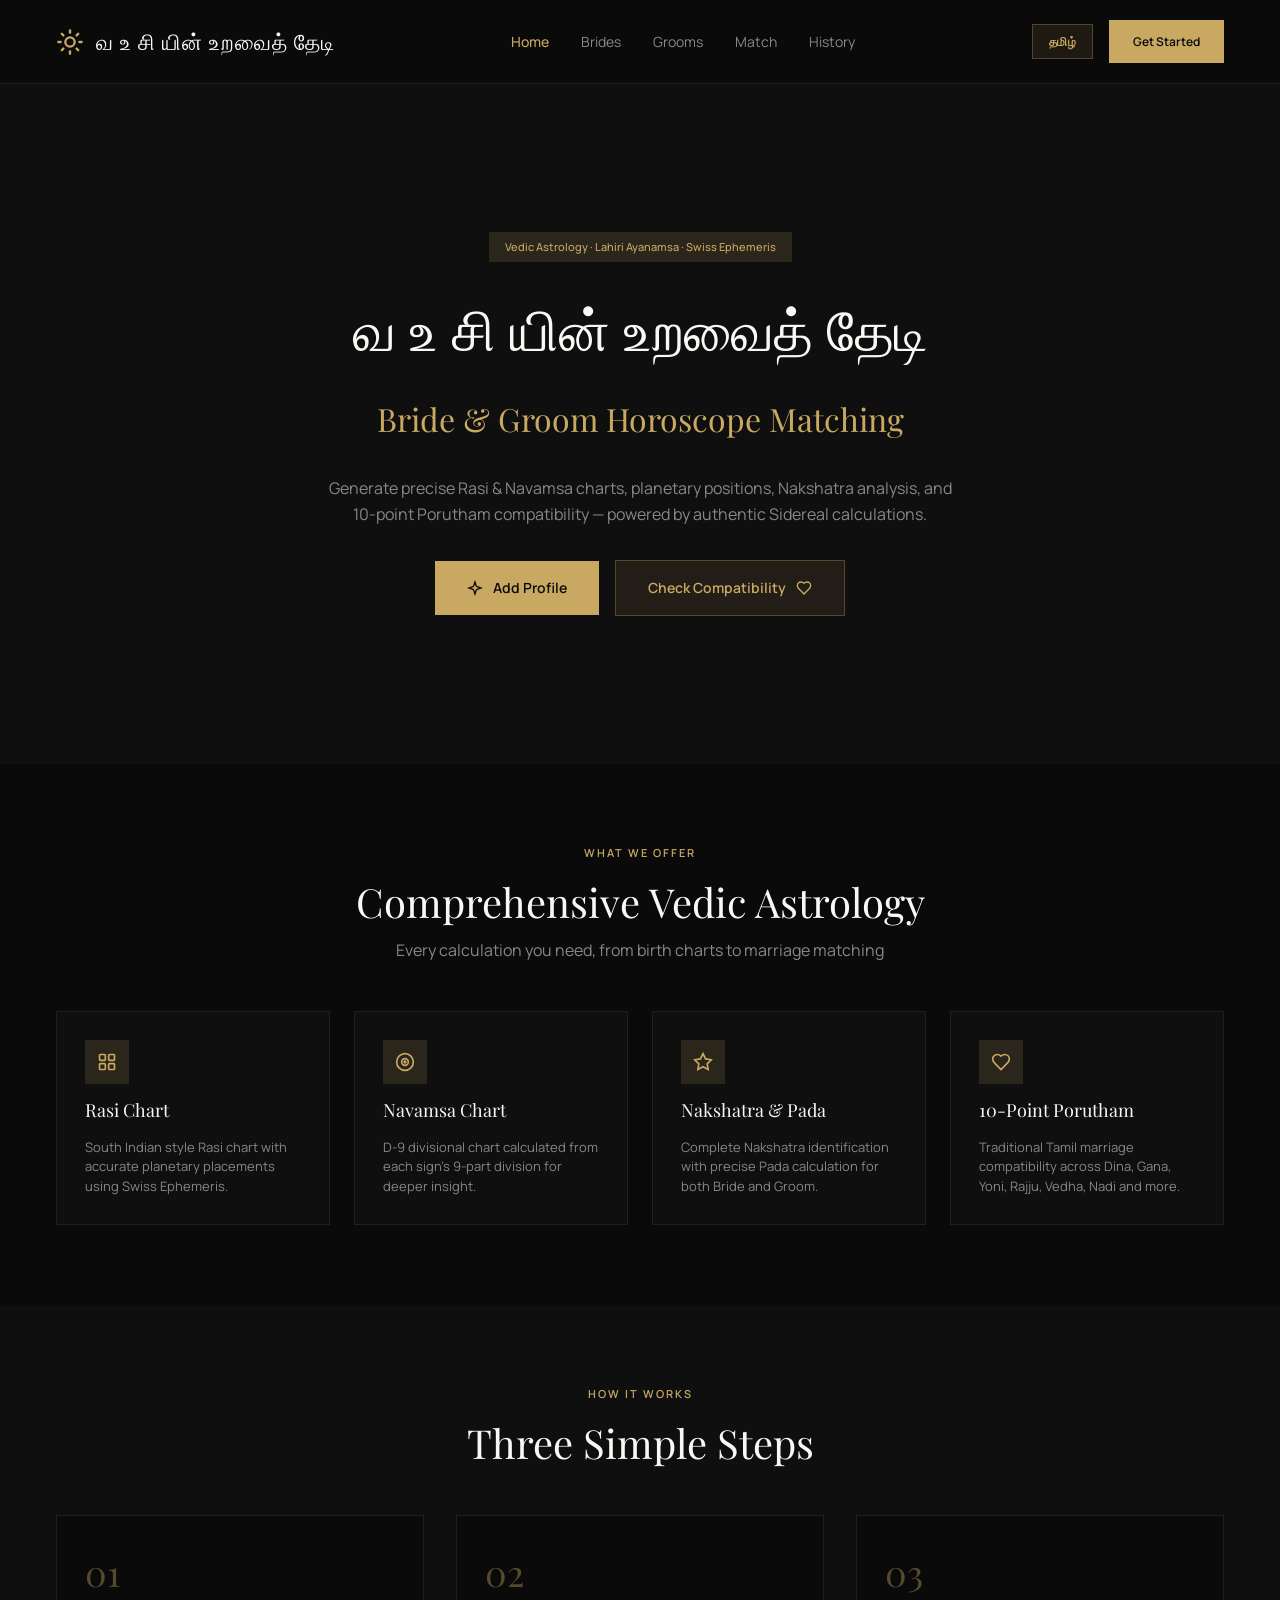
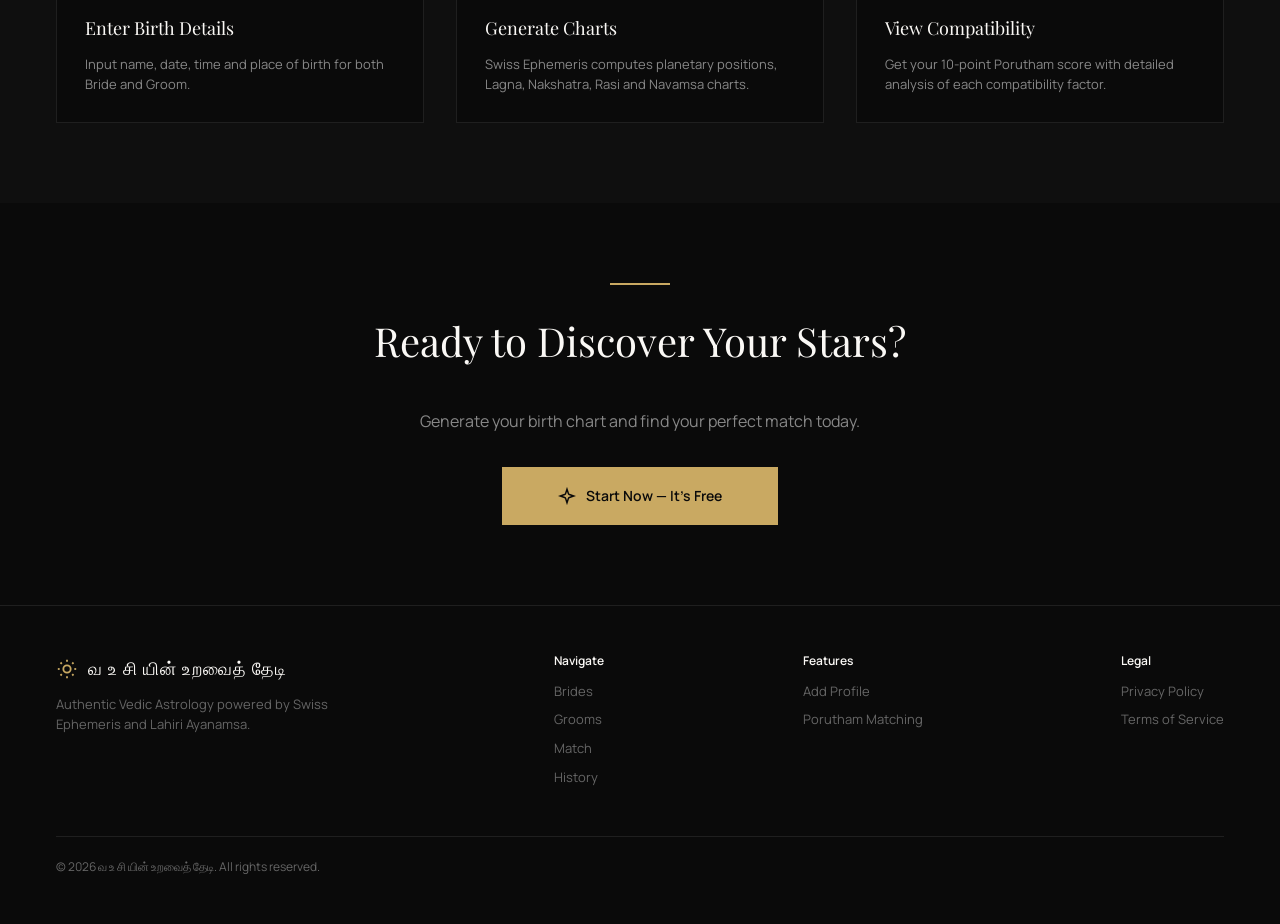
<file: frontend/index.html>
<!DOCTYPE html>
<html lang="en">
<head>
    <meta charset="UTF-8">
    <meta name="viewport" content="width=device-width, initial-scale=1.0">
    <meta name="description" content="வ உ சி யின் உறவைத் தேடி — Generate Rasi, Navamsa charts and 10-point Porutham matching using Lahiri Ayanamsa and Swiss Ephemeris.">
    <title>வ உ சி யின் உறவைத் தேடி — Vedic Astrology Birth Chart Generator</title>
    <link rel="stylesheet" href="css/style.css">
    <link rel="icon" href="data:image/svg+xml,<svg xmlns='http://www.w3.org/2000/svg' viewBox='0 0 100 100'><text y='.9em' font-size='90'>✦</text></svg>">
</head>
<body>

<!-- Navbar -->
<nav class="navbar" id="navbar">
    <a href="index.html" class="navbar__logo">
        <svg class="navbar__logo-icon" xmlns="http://www.w3.org/2000/svg" width="28" height="28" viewBox="0 0 24 24" fill="none" stroke="currentColor" stroke-width="2" stroke-linecap="round" stroke-linejoin="round"><circle cx="12" cy="12" r="4"/><path d="M12 2v2"/><path d="M12 20v2"/><path d="m4.93 4.93 1.41 1.41"/><path d="m17.66 17.66 1.41 1.41"/><path d="M2 12h2"/><path d="M20 12h2"/><path d="m6.34 17.66-1.41 1.41"/><path d="m19.07 4.93-1.41 1.41"/></svg>
        <span class="navbar__logo-text">வ உ சி யின் உறவைத் தேடி</span>
    </a>
    <ul class="navbar__links" id="navLinks">
        <li><a href="index.html" class="navbar__link navbar__link--active">Home</a></li>
        <li><a href="brides.html" class="navbar__link">Brides</a></li>
        <li><a href="grooms.html" class="navbar__link">Grooms</a></li>
        <li><a href="match.html" class="navbar__link">Match</a></li>
        <li><a href="history.html" class="navbar__link">History</a></li>
    </ul>
    <div class="navbar__right">
        <button class="lang-toggle" id="langToggle" onclick="toggleLanguage()">தமிழ்</button>
        <a href="form.html?type=bride" class="navbar__cta">Get Started</a>
    </div>
    <button class="navbar__hamburger" id="hamburger" onclick="document.getElementById('navLinks').classList.toggle('active')">
        <span></span><span></span><span></span>
    </button>
</nav>

<!-- Hero Section -->
<section class="hero" id="hero">
    <div class="hero__bg" style="background-image: url('https://images.unsplash.com/photo-1534447677768-be436bb09401?w=1920&q=80'); opacity: 0.25;"></div>
    <div class="hero__overlay"></div>
    <div class="hero__content">
        <span class="hero__badge" data-i18n="hero_badge">
            Vedic Astrology · Lahiri Ayanamsa · Swiss Ephemeris
        </span>
        <h1 class="hero__title" data-i18n="hero_title">வ உ சி யின் உறவைத் தேடி</h1>
        <p class="hero__subtitle" data-i18n="hero_subtitle">Bride &amp; Groom Horoscope Matching</p>
        <p class="hero__desc" data-i18n="hero_desc">Generate precise Rasi &amp; Navamsa charts, planetary positions, Nakshatra analysis, and 10-point Porutham compatibility — powered by authentic Sidereal calculations.</p>
        <div class="hero__ctas">
            <a href="form.html?type=bride" class="btn btn--primary">
                <svg width="16" height="16" viewBox="0 0 24 24" fill="none" stroke="currentColor" stroke-width="2"><path d="m12 3-1.912 5.813a2 2 0 0 1-1.275 1.275L3 12l5.813 1.912a2 2 0 0 1 1.275 1.275L12 21l1.912-5.813a2 2 0 0 1 1.275-1.275L21 12l-5.813-1.912a2 2 0 0 1-1.275-1.275L12 3Z"/></svg>
                <span>Add Profile</span>
            </a>
            <a href="match.html" class="btn btn--secondary">
                <span>Check Compatibility</span>
                <svg width="16" height="16" viewBox="0 0 24 24" fill="none" stroke="currentColor" stroke-width="2"><path d="M19 14c1.49-1.46 3-3.21 3-5.5A5.5 5.5 0 0 0 16.5 3c-1.76 0-3 .5-4.5 2-1.5-1.5-2.74-2-4.5-2A5.5 5.5 0 0 0 2 8.5c0 2.3 1.5 4.05 3 5.5l7 7Z"/></svg>
            </a>
        </div>
    </div>
</section>

<!-- Features Section -->
<section class="section section--alt">
    <div class="section__header">
        <div class="section__label" data-i18n="feat_label">WHAT WE OFFER</div>
        <h2 class="section__title" data-i18n="feat_title">Comprehensive Vedic Astrology</h2>
        <p class="section__subtitle" data-i18n="feat_subtitle">Every calculation you need, from birth charts to marriage matching</p>
    </div>
    <div class="features-grid">
        <div class="feature-card">
            <div class="feature-card__icon">
                <svg width="20" height="20" viewBox="0 0 24 24" fill="none" stroke="currentColor" stroke-width="2"><rect width="7" height="7" x="3" y="3" rx="1"/><rect width="7" height="7" x="14" y="3" rx="1"/><rect width="7" height="7" x="14" y="14" rx="1"/><rect width="7" height="7" x="3" y="14" rx="1"/></svg>
            </div>
            <h3 class="feature-card__title" data-i18n="feat_rasi_title">Rasi Chart</h3>
            <p class="feature-card__desc" data-i18n="feat_rasi_desc">South Indian style Rasi chart with accurate planetary placements using Swiss Ephemeris.</p>
        </div>
        <div class="feature-card">
            <div class="feature-card__icon">
                <svg width="20" height="20" viewBox="0 0 24 24" fill="none" stroke="currentColor" stroke-width="2"><circle cx="12" cy="12" r="10"/><circle cx="12" cy="12" r="4"/><circle cx="12" cy="12" r="1"/></svg>
            </div>
            <h3 class="feature-card__title" data-i18n="feat_navamsa_title">Navamsa Chart</h3>
            <p class="feature-card__desc" data-i18n="feat_navamsa_desc">D-9 divisional chart calculated from each sign's 9-part division for deeper insight.</p>
        </div>
        <div class="feature-card">
            <div class="feature-card__icon">
                <svg width="20" height="20" viewBox="0 0 24 24" fill="none" stroke="currentColor" stroke-width="2"><polygon points="12 2 15.09 8.26 22 9.27 17 14.14 18.18 21.02 12 17.77 5.82 21.02 7 14.14 2 9.27 8.91 8.26 12 2"/></svg>
            </div>
            <h3 class="feature-card__title" data-i18n="feat_nakshatra_title">Nakshatra &amp; Pada</h3>
            <p class="feature-card__desc" data-i18n="feat_nakshatra_desc">Complete Nakshatra identification with precise Pada calculation for both Bride and Groom.</p>
        </div>
        <div class="feature-card">
            <div class="feature-card__icon">
                <svg width="20" height="20" viewBox="0 0 24 24" fill="none" stroke="currentColor" stroke-width="2"><path d="M19 14c1.49-1.46 3-3.21 3-5.5A5.5 5.5 0 0 0 16.5 3c-1.76 0-3 .5-4.5 2-1.5-1.5-2.74-2-4.5-2A5.5 5.5 0 0 0 2 8.5c0 2.3 1.5 4.05 3 5.5l7 7Z"/></svg>
            </div>
            <h3 class="feature-card__title" data-i18n="feat_porutham_title">10-Point Porutham</h3>
            <p class="feature-card__desc" data-i18n="feat_porutham_desc">Traditional Tamil marriage compatibility across Dina, Gana, Yoni, Rajju, Vedha, Nadi and more.</p>
        </div>
    </div>
</section>

<!-- How It Works -->
<section class="section">
    <div class="section__header">
        <div class="section__label" data-i18n="steps_label">HOW IT WORKS</div>
        <h2 class="section__title" data-i18n="steps_title">Three Simple Steps</h2>
    </div>
    <div class="steps-row">
        <div class="step-card">
            <div class="step-card__number">01</div>
            <h3 class="step-card__title" data-i18n="step1_title">Enter Birth Details</h3>
            <p class="step-card__desc" data-i18n="step1_desc">Input name, date, time and place of birth for both Bride and Groom.</p>
        </div>
        <div class="step-card">
            <div class="step-card__number">02</div>
            <h3 class="step-card__title" data-i18n="step2_title">Generate Charts</h3>
            <p class="step-card__desc" data-i18n="step2_desc">Swiss Ephemeris computes planetary positions, Lagna, Nakshatra, Rasi and Navamsa charts.</p>
        </div>
        <div class="step-card">
            <div class="step-card__number">03</div>
            <h3 class="step-card__title" data-i18n="step3_title">View Compatibility</h3>
            <p class="step-card__desc" data-i18n="step3_desc">Get your 10-point Porutham score with detailed analysis of each compatibility factor.</p>
        </div>
    </div>
</section>

<!-- CTA Section -->
<section class="section section--alt cta-section">
    <div class="cta-section__divider"></div>
    <h2 class="section__title" data-i18n="cta_title">Ready to Discover Your Stars?</h2>
    <p class="section__subtitle" data-i18n="cta_subtitle">Generate your birth chart and find your perfect match today.</p>
    <a href="form.html?type=bride" class="btn btn--primary btn--large">
        <svg width="18" height="18" viewBox="0 0 24 24" fill="none" stroke="currentColor" stroke-width="2"><path d="m12 3-1.912 5.813a2 2 0 0 1-1.275 1.275L3 12l5.813 1.912a2 2 0 0 1 1.275 1.275L12 21l1.912-5.813a2 2 0 0 1 1.275-1.275L21 12l-5.813-1.912a2 2 0 0 1-1.275-1.275L12 3Z"/></svg>
        <span>Start Now — It's Free</span>
    </a>
</section>

<!-- Footer -->
<footer class="footer">
    <div class="footer__top">
        <div class="footer__brand">
            <div class="footer__logo">
                <svg width="22" height="22" viewBox="0 0 24 24" fill="none" stroke="#C9A962" stroke-width="2"><circle cx="12" cy="12" r="4"/><path d="M12 2v2"/><path d="M12 20v2"/><path d="m4.93 4.93 1.41 1.41"/><path d="m17.66 17.66 1.41 1.41"/><path d="M2 12h2"/><path d="M20 12h2"/><path d="m6.34 17.66-1.41 1.41"/><path d="m19.07 4.93-1.41 1.41"/></svg>
                <span class="navbar__logo-text" style="font-size: 18px;">வ உ சி யின் உறவைத் தேடி</span>
            </div>
            <p class="footer__tagline">Authentic Vedic Astrology powered by Swiss Ephemeris and Lahiri Ayanamsa.</p>
        </div>
        <div class="footer__links-group">
            <h4>Navigate</h4>
            <a href="brides.html">Brides</a>
            <a href="grooms.html">Grooms</a>
            <a href="match.html">Match</a>
            <a href="history.html">History</a>
        </div>
        <div class="footer__links-group">
            <h4>Features</h4>
            <a href="form.html?type=bride">Add Profile</a>
            <a href="match.html">Porutham Matching</a>
        </div>
        <div class="footer__links-group">
            <h4>Legal</h4>
            <a href="#">Privacy Policy</a>
            <a href="#">Terms of Service</a>
        </div>
    </div>
    <div class="footer__divider"></div>
    <div class="footer__bottom" data-i18n="footer_copy">© 2026 வ உ சி யின் உறவைத் தேடி. All rights reserved.</div>
</footer>

<script src="js/translations.js"></script>
<script>document.addEventListener('DOMContentLoaded', initLanguage);</script>
</body>
</html>
</file>
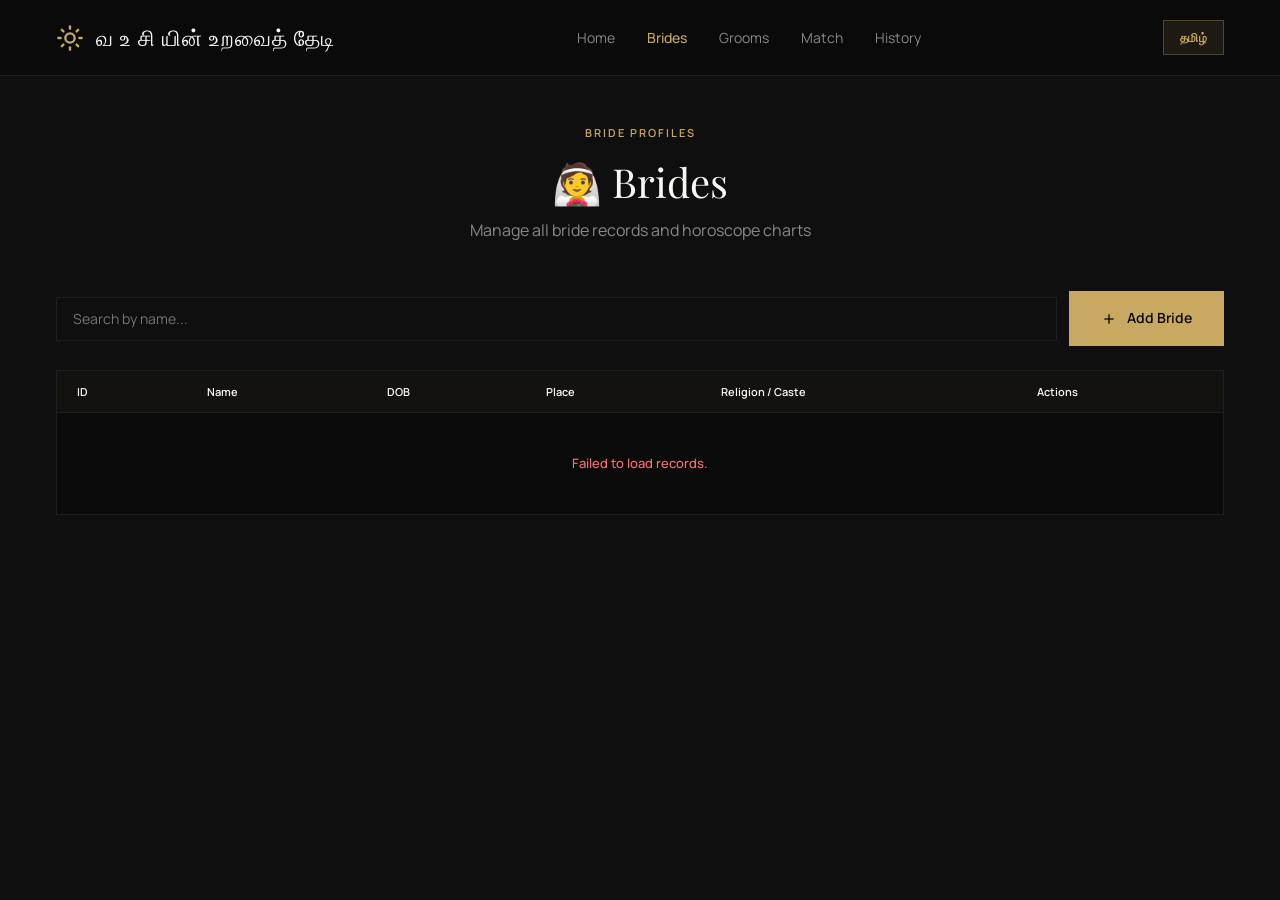
<file: frontend/brides.html>
<!DOCTYPE html>
<html lang="en">
<head>
    <meta charset="UTF-8">
    <meta name="viewport" content="width=device-width, initial-scale=1.0">
    <meta name="description" content="Manage bride profiles — view, edit, and delete bride records.">
    <title>Brides — வ உ சி யின் உறவைத் தேடி</title>
    <link rel="stylesheet" href="css/style.css">
    <link rel="icon" href="data:image/svg+xml,<svg xmlns='http://www.w3.org/2000/svg' viewBox='0 0 100 100'><text y='.9em' font-size='90'>✦</text></svg>">
</head>
<body>

    <!-- Navbar -->
    <nav class="navbar">
        <a href="index.html" class="navbar__logo">
            <svg class="navbar__logo-icon" xmlns="http://www.w3.org/2000/svg" width="28" height="28" viewBox="0 0 24 24"
                fill="none" stroke="currentColor" stroke-width="2" stroke-linecap="round" stroke-linejoin="round">
                <circle cx="12" cy="12" r="4" />
                <path d="M12 2v2" /><path d="M12 20v2" />
                <path d="m4.93 4.93 1.41 1.41" /><path d="m17.66 17.66 1.41 1.41" />
                <path d="M2 12h2" /><path d="M20 12h2" />
                <path d="m6.34 17.66-1.41 1.41" /><path d="m19.07 4.93-1.41 1.41" />
            </svg>
            <span class="navbar__logo-text">வ உ சி யின் உறவைத் தேடி</span>
        </a>
        <ul class="navbar__links" id="navLinks">
            <li><a href="index.html" class="navbar__link">Home</a></li>
            <li><a href="brides.html" class="navbar__link navbar__link--active">Brides</a></li>
            <li><a href="grooms.html" class="navbar__link">Grooms</a></li>
            <li><a href="match.html" class="navbar__link">Match</a></li>
            <li><a href="history.html" class="navbar__link">History</a></li>
        </ul>
        <div class="navbar__right">
            <button class="lang-toggle" id="langToggle" onclick="toggleLanguage()">தமிழ்</button>
        </div>
        <button class="navbar__hamburger" onclick="document.getElementById('navLinks').classList.toggle('active')">
            <span></span><span></span><span></span>
        </button>
    </nav>

    <!-- Page Header -->
    <div class="page-header">
        <div class="section__label">BRIDE PROFILES</div>
        <h1 class="section__title" style="margin-top: 12px;">👰 Brides</h1>
        <p class="section__subtitle" style="margin-top: 8px;">Manage all bride records and horoscope charts</p>
    </div>

    <!-- Search + Add -->
    <div class="search-bar">
        <input type="text" id="brideSearch" placeholder="Search by name..." oninput="searchBrides()">
        <a href="form.html?type=bride" class="btn btn--primary">
            <svg width="16" height="16" viewBox="0 0 24 24" fill="none" stroke="currentColor" stroke-width="2">
                <line x1="12" y1="5" x2="12" y2="19" /><line x1="5" y1="12" x2="19" y2="12" />
            </svg>
            Add Bride
        </a>
    </div>

    <!-- Table -->
    <div class="planet-section">
        <table class="planet-table">
            <thead>
                <tr>
                    <th>ID</th>
                    <th>Name</th>
                    <th>DOB</th>
                    <th>Place</th>
                    <th>Religion / Caste</th>
                    <th>Actions</th>
                </tr>
            </thead>
            <tbody id="bridesTableBody">
                <tr>
                    <td colspan="6" style="text-align:center; padding:40px;">Loading records...</td>
                </tr>
            </tbody>
        </table>
    </div>

    <!-- Delete Confirmation Modal -->
    <div class="modal-overlay" id="deleteModal">
        <div class="modal">
            <h3 class="modal__title">Delete Profile?</h3>
            <p class="modal__desc" id="deleteModalDesc">Are you sure you want to delete this profile? This action cannot be undone.</p>
            <div class="modal__actions">
                <button class="btn btn--secondary btn--sm" onclick="closeDeleteModal()">Cancel</button>
                <button class="btn btn--danger btn--sm" id="confirmDeleteBtn" onclick="confirmDelete()">Delete</button>
            </div>
        </div>
    </div>

    <script src="js/translations.js"></script>
    <script src="js/app.js"></script>
    <script>
        document.addEventListener('DOMContentLoaded', function () {
            initLanguage();
            loadBridesList();
        });
    </script>
</body>
</html>
</file>
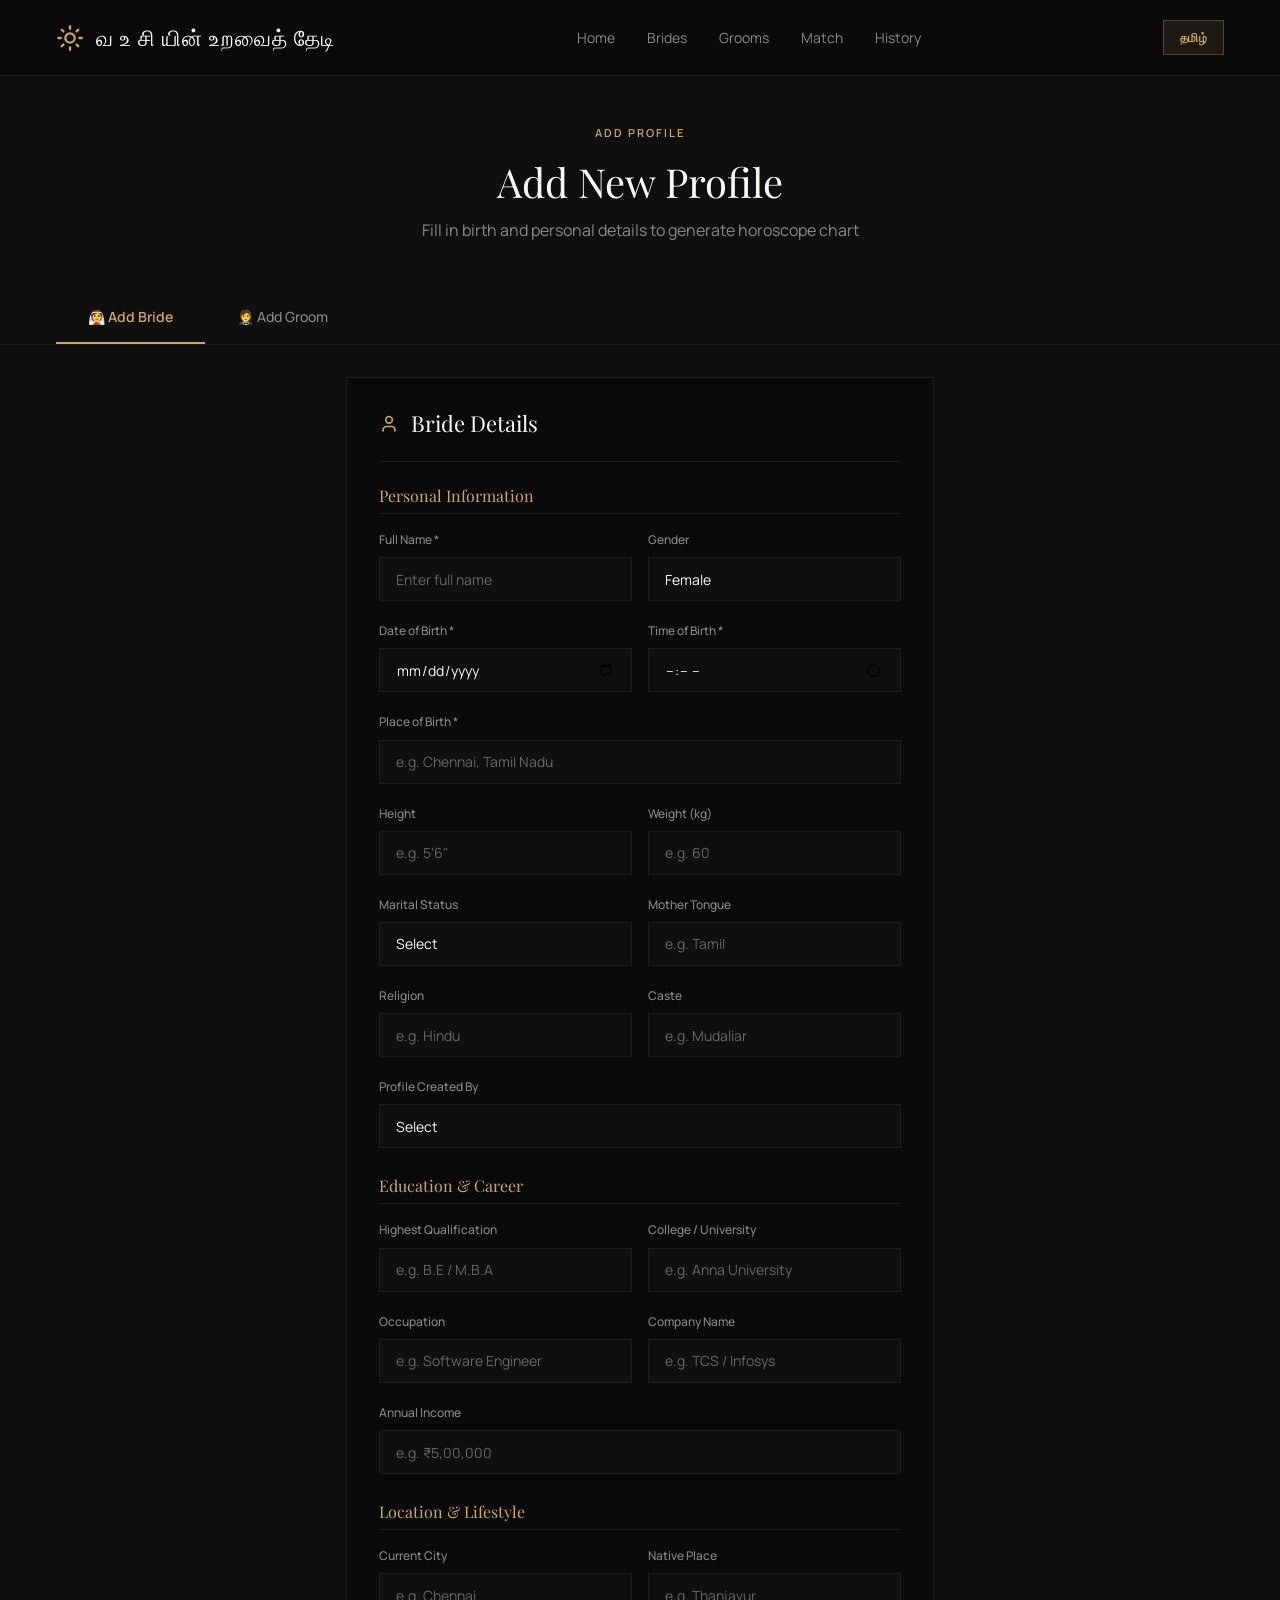
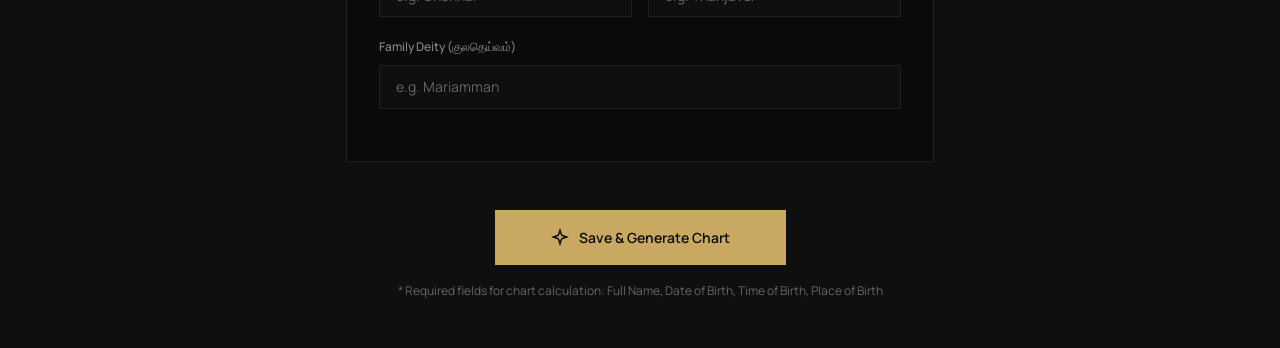
<file: frontend/form.html>
<!DOCTYPE html>
<html lang="en">

<head>
    <meta charset="UTF-8">
    <meta name="viewport" content="width=device-width, initial-scale=1.0">
    <meta name="description" content="Add or edit Bride / Groom profile with birth details for horoscope generation.">
    <title>Add Profile — வ உ சி யின் உறவைத் தேடி</title>
    <link rel="stylesheet" href="css/style.css">
    <link rel="icon"
        href="data:image/svg+xml,<svg xmlns='http://www.w3.org/2000/svg' viewBox='0 0 100 100'><text y='.9em' font-size='90'>✦</text></svg>">
</head>

<body>

    <!-- Navbar -->
    <nav class="navbar">
        <a href="index.html" class="navbar__logo">
            <svg class="navbar__logo-icon" xmlns="http://www.w3.org/2000/svg" width="28" height="28" viewBox="0 0 24 24"
                fill="none" stroke="currentColor" stroke-width="2" stroke-linecap="round" stroke-linejoin="round">
                <circle cx="12" cy="12" r="4" />
                <path d="M12 2v2" /><path d="M12 20v2" />
                <path d="m4.93 4.93 1.41 1.41" /><path d="m17.66 17.66 1.41 1.41" />
                <path d="M2 12h2" /><path d="M20 12h2" />
                <path d="m6.34 17.66-1.41 1.41" /><path d="m19.07 4.93-1.41 1.41" />
            </svg>
            <span class="navbar__logo-text">வ உ சி யின் உறவைத் தேடி</span>
        </a>
        <ul class="navbar__links" id="navLinks">
            <li><a href="index.html" class="navbar__link">Home</a></li>
            <li><a href="brides.html" class="navbar__link">Brides</a></li>
            <li><a href="grooms.html" class="navbar__link">Grooms</a></li>
            <li><a href="match.html" class="navbar__link">Match</a></li>
            <li><a href="history.html" class="navbar__link">History</a></li>
        </ul>
        <div class="navbar__right">
            <button class="lang-toggle" id="langToggle" onclick="toggleLanguage()">தமிழ்</button>
        </div>
        <button class="navbar__hamburger" onclick="document.getElementById('navLinks').classList.toggle('active')">
            <span></span><span></span><span></span>
        </button>
    </nav>

    <!-- Page Header -->
    <div class="page-header">
        <div class="section__label" id="formLabel">ADD PROFILE</div>
        <h1 class="section__title" id="formTitle" style="margin-top: 12px;">Add New Profile</h1>
        <p class="section__subtitle" id="formSubtitle" style="margin-top: 8px;">Fill in birth and personal details to generate horoscope chart</p>
    </div>

    <!-- Tabs -->
    <div class="tabs" id="profileTabs">
        <button class="tab-btn tab-btn--active" id="tabBride" onclick="switchTab('bride')">👰 Add Bride</button>
        <button class="tab-btn" id="tabGroom" onclick="switchTab('groom')">🤵 Add Groom</button>
    </div>

    <!-- Messages -->
    <div class="error-msg" id="errorMsg"></div>
    <div class="success-msg" id="successMsg"></div>

    <!-- Form -->
    <form id="profileForm" onsubmit="return false;">
        <input type="hidden" id="profileType" value="bride">
        <input type="hidden" id="editId" value="">

        <div class="form-single">
            <div class="form-card">
                <div class="form-card__header">
                    <svg width="20" height="20" viewBox="0 0 24 24" fill="none" stroke="currentColor" stroke-width="2">
                        <path d="M19 21v-2a4 4 0 0 0-4-4H9a4 4 0 0 0-4 4v2" />
                        <circle cx="12" cy="7" r="4" />
                    </svg>
                    <h2 class="form-card__title" id="formCardTitle">Bride Details</h2>
                </div>

                <!-- Personal Information -->
                <h3 class="form-section-title">Personal Information</h3>

                <div class="form-row">
                    <div class="form-group">
                        <label for="fullName">Full Name *</label>
                        <input type="text" id="fullName" placeholder="Enter full name" required>
                    </div>
                    <div class="form-group">
                        <label for="gender">Gender</label>
                        <select id="gender">
                            <option value="">Select Gender</option>
                            <option value="Female">Female</option>
                            <option value="Male">Male</option>
                            <option value="Other">Other</option>
                        </select>
                    </div>
                </div>

                <div class="form-row">
                    <div class="form-group">
                        <label for="dob">Date of Birth *</label>
                        <input type="date" id="dob" required>
                    </div>
                    <div class="form-group">
                        <label for="birthTime">Time of Birth *</label>
                        <input type="time" id="birthTime" required>
                    </div>
                </div>

                <div class="form-group">
                    <label for="birthPlace">Place of Birth *</label>
                    <input type="text" id="birthPlace" placeholder="e.g. Chennai, Tamil Nadu" required>
                </div>

                <div class="form-row">
                    <div class="form-group">
                        <label for="height">Height</label>
                        <input type="text" id="height" placeholder="e.g. 5'6&quot;">
                    </div>
                    <div class="form-group">
                        <label for="weight">Weight (kg)</label>
                        <input type="text" id="weight" placeholder="e.g. 60">
                    </div>
                </div>

                <div class="form-row">
                    <div class="form-group">
                        <label for="maritalStatus">Marital Status</label>
                        <select id="maritalStatus">
                            <option value="">Select</option>
                            <option value="Never Married">Never Married</option>
                            <option value="Divorced">Divorced</option>
                            <option value="Widowed">Widowed</option>
                            <option value="Separated">Separated</option>
                        </select>
                    </div>
                    <div class="form-group">
                        <label for="motherTongue">Mother Tongue</label>
                        <input type="text" id="motherTongue" placeholder="e.g. Tamil">
                    </div>
                </div>

                <div class="form-row">
                    <div class="form-group">
                        <label for="religion">Religion</label>
                        <input type="text" id="religion" placeholder="e.g. Hindu">
                    </div>
                    <div class="form-group">
                        <label for="caste">Caste</label>
                        <input type="text" id="caste" placeholder="e.g. Mudaliar">
                    </div>
                </div>

                <div class="form-group">
                    <label for="profileCreatedBy">Profile Created By</label>
                    <select id="profileCreatedBy">
                        <option value="">Select</option>
                        <option value="Self">Self</option>
                        <option value="Parent">Parent</option>
                        <option value="Sibling">Sibling</option>
                        <option value="Relative">Relative</option>
                        <option value="Friend">Friend</option>
                    </select>
                </div>

                <!-- Education & Career -->
                <h3 class="form-section-title">Education &amp; Career</h3>

                <div class="form-row">
                    <div class="form-group">
                        <label for="highestQualification">Highest Qualification</label>
                        <input type="text" id="highestQualification" placeholder="e.g. B.E / M.B.A">
                    </div>
                    <div class="form-group">
                        <label for="collegeUniversity">College / University</label>
                        <input type="text" id="collegeUniversity" placeholder="e.g. Anna University">
                    </div>
                </div>

                <div class="form-row">
                    <div class="form-group">
                        <label for="occupation">Occupation</label>
                        <input type="text" id="occupation" placeholder="e.g. Software Engineer">
                    </div>
                    <div class="form-group">
                        <label for="companyName">Company Name</label>
                        <input type="text" id="companyName" placeholder="e.g. TCS / Infosys">
                    </div>
                </div>

                <div class="form-group">
                    <label for="annualIncome">Annual Income</label>
                    <input type="text" id="annualIncome" placeholder="e.g. ₹5,00,000">
                </div>

                <!-- Location & Lifestyle -->
                <h3 class="form-section-title">Location &amp; Lifestyle</h3>

                <div class="form-row">
                    <div class="form-group">
                        <label for="currentCity">Current City</label>
                        <input type="text" id="currentCity" placeholder="e.g. Chennai">
                    </div>
                    <div class="form-group">
                        <label for="nativePlace">Native Place</label>
                        <input type="text" id="nativePlace" placeholder="e.g. Thanjavur">
                    </div>
                </div>

                <div class="form-group">
                    <label for="familyDeity">Family Deity (குலதெய்வம்)</label>
                    <input type="text" id="familyDeity" placeholder="e.g. Mariamman">
                </div>
            </div>
        </div>

        <!-- Submit -->
        <div class="submit-area">
            <button type="button" id="submitBtn" class="btn btn--primary btn--large" onclick="submitProfile()">
                <svg width="18" height="18" viewBox="0 0 24 24" fill="none" stroke="currentColor" stroke-width="2">
                    <path d="m12 3-1.912 5.813a2 2 0 0 1-1.275 1.275L3 12l5.813 1.912a2 2 0 0 1 1.275 1.275L12 21l1.912-5.813a2 2 0 0 1 1.275-1.275L21 12l-5.813-1.912a2 2 0 0 1-1.275-1.275L12 3Z" />
                </svg>
                <span id="submitBtnText">Save &amp; Generate Chart</span>
            </button>
            <p class="submit-area__note">* Required fields for chart calculation: Full Name, Date of Birth, Time of Birth, Place of Birth</p>
        </div>
    </form>

    <!-- Loading -->
    <div class="loading" id="loading">
        <div class="spinner"></div>
        <p class="loading__text">Saving profile and computing birth chart...</p>
    </div>

    <script src="js/translations.js"></script>
    <script src="js/app.js"></script>
    <script>
        document.addEventListener('DOMContentLoaded', function () {
            initLanguage();
            initFormPage();
        });
    </script>
</body>

</html>
</file>
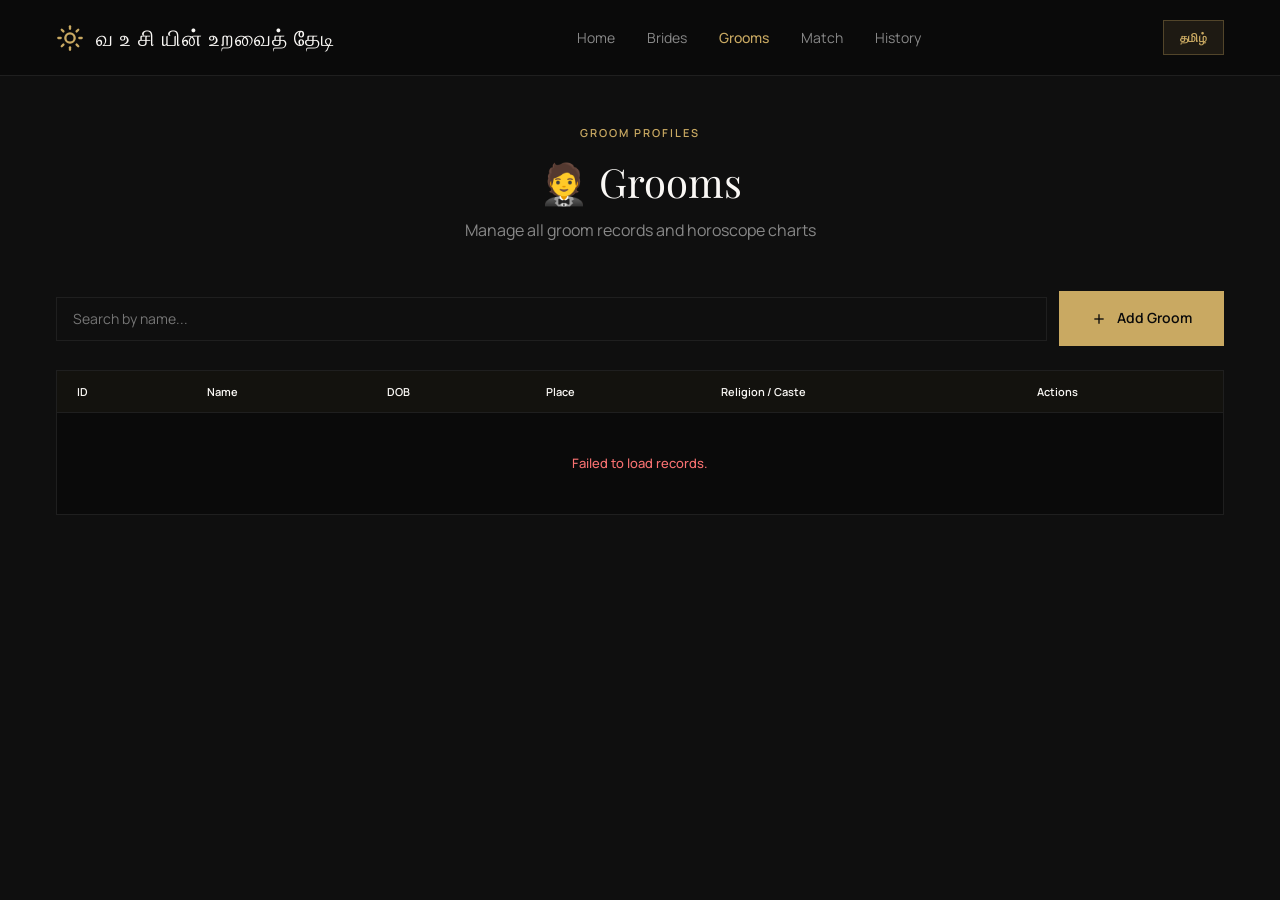
<file: frontend/grooms.html>
<!DOCTYPE html>
<html lang="en">
<head>
    <meta charset="UTF-8">
    <meta name="viewport" content="width=device-width, initial-scale=1.0">
    <meta name="description" content="Manage groom profiles — view, edit, and delete groom records.">
    <title>Grooms — வ உ சி யின் உறவைத் தேடி</title>
    <link rel="stylesheet" href="css/style.css">
    <link rel="icon" href="data:image/svg+xml,<svg xmlns='http://www.w3.org/2000/svg' viewBox='0 0 100 100'><text y='.9em' font-size='90'>✦</text></svg>">
</head>
<body>

    <!-- Navbar -->
    <nav class="navbar">
        <a href="index.html" class="navbar__logo">
            <svg class="navbar__logo-icon" xmlns="http://www.w3.org/2000/svg" width="28" height="28" viewBox="0 0 24 24"
                fill="none" stroke="currentColor" stroke-width="2" stroke-linecap="round" stroke-linejoin="round">
                <circle cx="12" cy="12" r="4" />
                <path d="M12 2v2" /><path d="M12 20v2" />
                <path d="m4.93 4.93 1.41 1.41" /><path d="m17.66 17.66 1.41 1.41" />
                <path d="M2 12h2" /><path d="M20 12h2" />
                <path d="m6.34 17.66-1.41 1.41" /><path d="m19.07 4.93-1.41 1.41" />
            </svg>
            <span class="navbar__logo-text">வ உ சி யின் உறவைத் தேடி</span>
        </a>
        <ul class="navbar__links" id="navLinks">
            <li><a href="index.html" class="navbar__link">Home</a></li>
            <li><a href="brides.html" class="navbar__link">Brides</a></li>
            <li><a href="grooms.html" class="navbar__link navbar__link--active">Grooms</a></li>
            <li><a href="match.html" class="navbar__link">Match</a></li>
            <li><a href="history.html" class="navbar__link">History</a></li>
        </ul>
        <div class="navbar__right">
            <button class="lang-toggle" id="langToggle" onclick="toggleLanguage()">தமிழ்</button>
        </div>
        <button class="navbar__hamburger" onclick="document.getElementById('navLinks').classList.toggle('active')">
            <span></span><span></span><span></span>
        </button>
    </nav>

    <!-- Page Header -->
    <div class="page-header">
        <div class="section__label">GROOM PROFILES</div>
        <h1 class="section__title" style="margin-top: 12px;">🤵 Grooms</h1>
        <p class="section__subtitle" style="margin-top: 8px;">Manage all groom records and horoscope charts</p>
    </div>

    <!-- Search + Add -->
    <div class="search-bar">
        <input type="text" id="groomSearch" placeholder="Search by name..." oninput="searchGrooms()">
        <a href="form.html?type=groom" class="btn btn--primary">
            <svg width="16" height="16" viewBox="0 0 24 24" fill="none" stroke="currentColor" stroke-width="2">
                <line x1="12" y1="5" x2="12" y2="19" /><line x1="5" y1="12" x2="19" y2="12" />
            </svg>
            Add Groom
        </a>
    </div>

    <!-- Table -->
    <div class="planet-section">
        <table class="planet-table">
            <thead>
                <tr>
                    <th>ID</th>
                    <th>Name</th>
                    <th>DOB</th>
                    <th>Place</th>
                    <th>Religion / Caste</th>
                    <th>Actions</th>
                </tr>
            </thead>
            <tbody id="groomsTableBody">
                <tr>
                    <td colspan="6" style="text-align:center; padding:40px;">Loading records...</td>
                </tr>
            </tbody>
        </table>
    </div>

    <!-- Delete Confirmation Modal -->
    <div class="modal-overlay" id="deleteModal">
        <div class="modal">
            <h3 class="modal__title">Delete Profile?</h3>
            <p class="modal__desc" id="deleteModalDesc">Are you sure you want to delete this profile? This action cannot be undone.</p>
            <div class="modal__actions">
                <button class="btn btn--secondary btn--sm" onclick="closeDeleteModal()">Cancel</button>
                <button class="btn btn--danger btn--sm" id="confirmDeleteBtn" onclick="confirmDelete()">Delete</button>
            </div>
        </div>
    </div>

    <script src="js/translations.js"></script>
    <script src="js/app.js"></script>
    <script>
        document.addEventListener('DOMContentLoaded', function () {
            initLanguage();
            loadGroomsList();
        });
    </script>
</body>
</html>
</file>
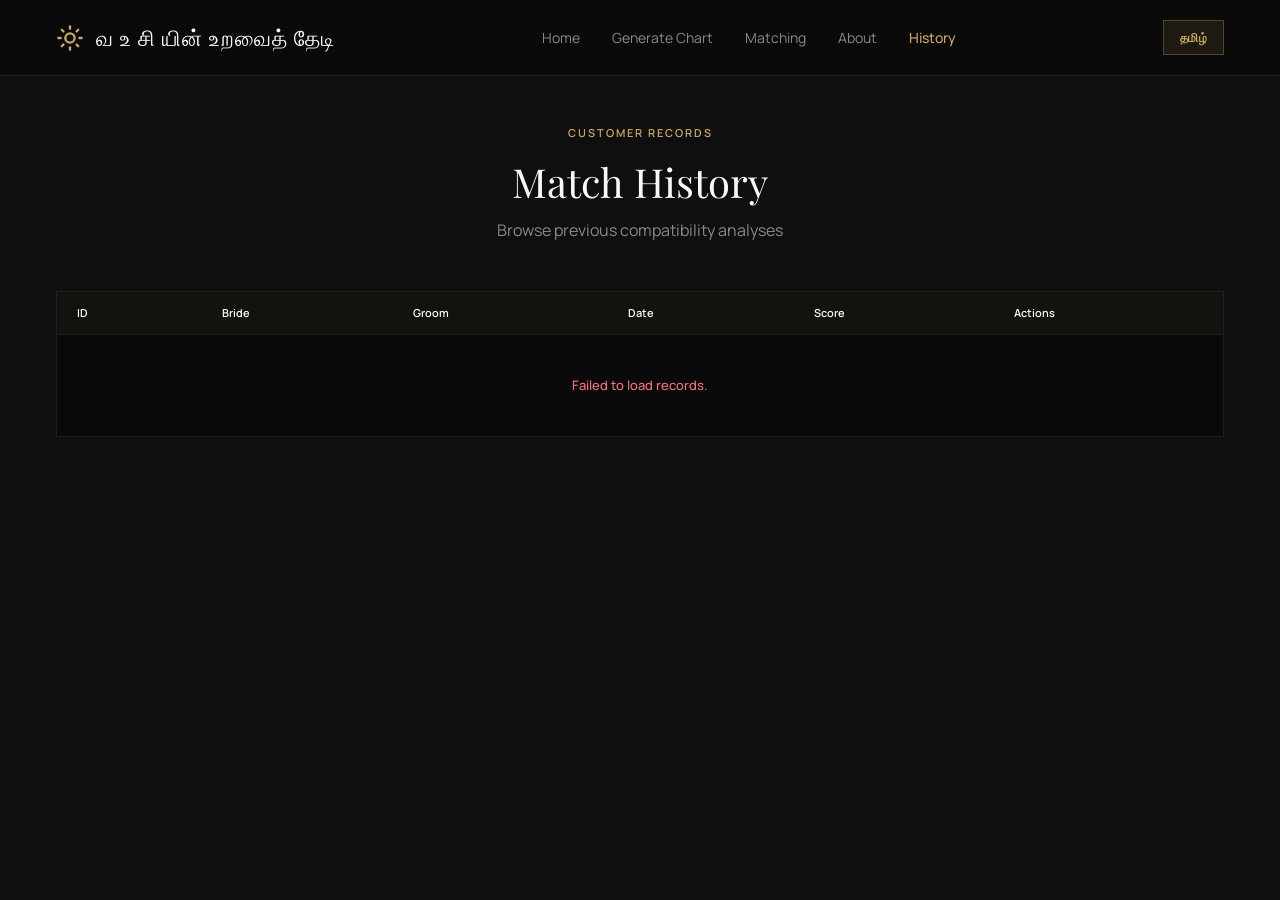
<file: frontend/history.html>
<!DOCTYPE html>
<html lang="en">

<head>
    <meta charset="UTF-8">
    <meta name="viewport" content="width=device-width, initial-scale=1.0">
    <meta name="description" content="Customer History — Previous Horoscope and Porutham Records">
    <title>History — வ உ சி யின் உறவைத் தேடி</title>
    <link rel="stylesheet" href="css/style.css">
    <link rel="icon"
        href="data:image/svg+xml,<svg xmlns='http://www.w3.org/2000/svg' viewBox='0 0 100 100'><text y='.9em' font-size='90'>✦</text></svg>">
</head>

<body>

    <!-- Navbar -->
    <nav class="navbar">
        <a href="index.html" class="navbar__logo">
            <svg class="navbar__logo-icon" xmlns="http://www.w3.org/2000/svg" width="28" height="28" viewBox="0 0 24 24"
                fill="none" stroke="currentColor" stroke-width="2" stroke-linecap="round" stroke-linejoin="round">
                <circle cx="12" cy="12" r="4" />
                <path d="M12 2v2" /><path d="M12 20v2" />
                <path d="m4.93 4.93 1.41 1.41" /><path d="m17.66 17.66 1.41 1.41" />
                <path d="M2 12h2" /><path d="M20 12h2" />
                <path d="m6.34 17.66-1.41 1.41" /><path d="m19.07 4.93-1.41 1.41" />
            </svg>
            <span class="navbar__logo-text">வ உ சி யின் உறவைத் தேடி</span>
        </a>
        <ul class="navbar__links" id="navLinks">
            <li><a href="index.html" class="navbar__link" data-i18n="nav_home">Home</a></li>
            <li><a href="form.html" class="navbar__link" data-i18n="nav_generate">Generate Chart</a></li>
            <li><a href="form.html#matching" class="navbar__link" data-i18n="nav_matching">Matching</a></li>
            <li><a href="index.html#about" class="navbar__link" data-i18n="nav_about">About</a></li>
            <li><a href="history.html" class="navbar__link navbar__link--active" data-i18n="nav_history">History</a></li>
        </ul>
        <div class="navbar__right">
            <button class="lang-toggle" id="langToggle" onclick="toggleLanguage()">தமிழ்</button>
        </div>
        <button class="navbar__hamburger" onclick="document.getElementById('navLinks').classList.toggle('active')">
            <span></span><span></span><span></span>
        </button>
    </nav>

    <!-- Page Header -->
    <div class="page-header">
        <div class="section__label" data-i18n="history_label">CUSTOMER RECORDS</div>
        <h1 class="section__title" style="margin-top: 12px;" data-i18n="history_title">Match History</h1>
        <p class="section__subtitle" style="margin-top: 8px;" data-i18n="history_subtitle">Browse previous compatibility analyses</p>
    </div>

    <!-- History Table -->
    <div class="planet-section">
        <table class="planet-table history-table">
            <thead>
                <tr>
                    <th data-i18n="th_id">ID</th>
                    <th data-i18n="th_bride">Bride</th>
                    <th data-i18n="th_groom">Groom</th>
                    <th data-i18n="th_date">Date</th>
                    <th data-i18n="th_score">Score</th>
                    <th data-i18n="th_actions">Actions</th>
                </tr>
            </thead>
            <tbody id="historyTableBody">
                <tr>
                    <td colspan="6" style="text-align:center; padding:40px;" data-i18n="history_loading">Loading records...</td>
                </tr>
            </tbody>
        </table>
    </div>

    <script src="js/translations.js"></script>
    <script src="js/app.js"></script>
    <script>
        document.addEventListener('DOMContentLoaded', function () {
            initLanguage();
            loadHistory();
        });
    </script>
</body>

</html>
</file>
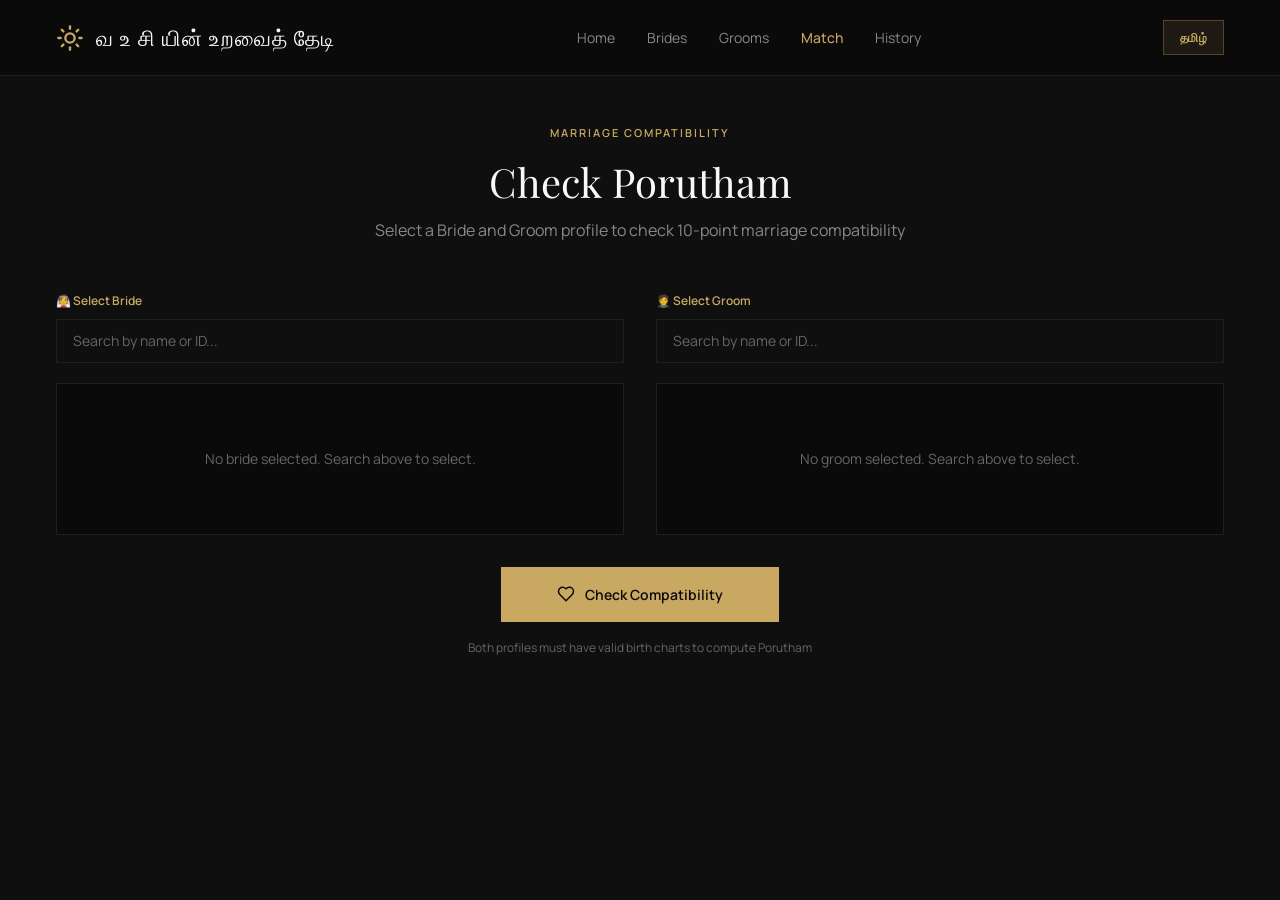
<file: frontend/match.html>
<!DOCTYPE html>
<html lang="en">
<head>
    <meta charset="UTF-8">
    <meta name="viewport" content="width=device-width, initial-scale=1.0">
    <meta name="description" content="Match bride and groom profiles for 10-point Porutham compatibility analysis.">
    <title>Match — வ உ சி யின் உறவைத் தேடி</title>
    <link rel="stylesheet" href="css/style.css">
    <link rel="icon" href="data:image/svg+xml,<svg xmlns='http://www.w3.org/2000/svg' viewBox='0 0 100 100'><text y='.9em' font-size='90'>✦</text></svg>">
</head>
<body>

    <!-- Navbar -->
    <nav class="navbar">
        <a href="index.html" class="navbar__logo">
            <svg class="navbar__logo-icon" xmlns="http://www.w3.org/2000/svg" width="28" height="28" viewBox="0 0 24 24"
                fill="none" stroke="currentColor" stroke-width="2" stroke-linecap="round" stroke-linejoin="round">
                <circle cx="12" cy="12" r="4" />
                <path d="M12 2v2" /><path d="M12 20v2" />
                <path d="m4.93 4.93 1.41 1.41" /><path d="m17.66 17.66 1.41 1.41" />
                <path d="M2 12h2" /><path d="M20 12h2" />
                <path d="m6.34 17.66-1.41 1.41" /><path d="m19.07 4.93-1.41 1.41" />
            </svg>
            <span class="navbar__logo-text">வ உ சி யின் உறவைத் தேடி</span>
        </a>
        <ul class="navbar__links" id="navLinks">
            <li><a href="index.html" class="navbar__link">Home</a></li>
            <li><a href="brides.html" class="navbar__link">Brides</a></li>
            <li><a href="grooms.html" class="navbar__link">Grooms</a></li>
            <li><a href="match.html" class="navbar__link navbar__link--active">Match</a></li>
            <li><a href="history.html" class="navbar__link">History</a></li>
        </ul>
        <div class="navbar__right">
            <button class="lang-toggle" id="langToggle" onclick="toggleLanguage()">தமிழ்</button>
        </div>
        <button class="navbar__hamburger" onclick="document.getElementById('navLinks').classList.toggle('active')">
            <span></span><span></span><span></span>
        </button>
    </nav>

    <!-- Page Header -->
    <div class="page-header">
        <div class="section__label">MARRIAGE COMPATIBILITY</div>
        <h1 class="section__title" style="margin-top: 12px;">Check Porutham</h1>
        <p class="section__subtitle" style="margin-top: 8px;">Select a Bride and Groom profile to check 10-point marriage compatibility</p>
    </div>

    <!-- Error / Success -->
    <div class="error-msg" id="errorMsg"></div>
    <div class="success-msg" id="successMsg"></div>

    <!-- Search Inputs -->
    <div class="match-cards">
        <!-- Bride Search -->
        <div>
            <div class="form-group autocomplete-wrapper">
                <label for="brideSearchInput" style="color: var(--gold); font-weight: 600;">👰 Select Bride</label>
                <input type="text" id="brideSearchInput" placeholder="Search by name or ID..." oninput="searchMatchBride(this.value)" onfocus="searchMatchBride(this.value)" autocomplete="off">
                <div class="autocomplete-results" id="brideAutoResults"></div>
                <input type="hidden" id="selectedBrideId" value="">
            </div>
            <div class="profile-preview" id="bridePreview">
                <div class="profile-preview__empty">No bride selected. Search above to select.</div>
            </div>
        </div>

        <!-- Groom Search -->
        <div>
            <div class="form-group autocomplete-wrapper">
                <label for="groomSearchInput" style="color: var(--gold); font-weight: 600;">🤵 Select Groom</label>
                <input type="text" id="groomSearchInput" placeholder="Search by name or ID..." oninput="searchMatchGroom(this.value)" onfocus="searchMatchGroom(this.value)" autocomplete="off">
                <div class="autocomplete-results" id="groomAutoResults"></div>
                <input type="hidden" id="selectedGroomId" value="">
            </div>
            <div class="profile-preview" id="groomPreview">
                <div class="profile-preview__empty">No groom selected. Search above to select.</div>
            </div>
        </div>
    </div>

    <!-- Match Button -->
    <div class="submit-area">
        <button type="button" id="matchBtn" class="btn btn--primary btn--large" onclick="runMatch()">
            <svg width="18" height="18" viewBox="0 0 24 24" fill="none" stroke="currentColor" stroke-width="2">
                <path d="M19 14c1.49-1.46 3-3.21 3-5.5A5.5 5.5 0 0 0 16.5 3c-1.76 0-3 .5-4.5 2-1.5-1.5-2.74-2-4.5-2A5.5 5.5 0 0 0 2 8.5c0 2.3 1.5 4.05 3 5.5l7 7Z" />
            </svg>
            <span>Check Compatibility</span>
        </button>
        <p class="submit-area__note">Both profiles must have valid birth charts to compute Porutham</p>
    </div>

    <!-- Loading -->
    <div class="loading" id="loading">
        <div class="spinner"></div>
        <p class="loading__text">Calculating 10-point Porutham compatibility...</p>
    </div>

    <script src="js/translations.js"></script>
    <script src="js/app.js"></script>
    <script>
        document.addEventListener('DOMContentLoaded', function () {
            initLanguage();
            // Close autocomplete dropdowns when clicking outside
            document.addEventListener('click', function (e) {
                if (!e.target.closest('.autocomplete-wrapper')) {
                    document.querySelectorAll('.autocomplete-results').forEach(el => el.classList.remove('active'));
                }
            });
        });
    </script>
</body>
</html>
</file>
<file: frontend/css/style.css>
/* ════════════════════════════════════════════════════════════════════════════
   வ உ சி யின் உறவைத் தேடி — Design System
   Dark Luxury Aesthetic · Gold Accent · Playfair Display + Manrope
   ════════════════════════════════════════════════════════════════════════════ */

@import url('https://fonts.googleapis.com/css2?family=Playfair+Display:wght@400;500;600;700&family=Manrope:wght@300;400;500;600;700&display=swap');

/* ─── Reset ──────────────────────────────────────────────────────────────── */
*, *::before, *::after {
    margin: 0;
    padding: 0;
    box-sizing: border-box;
}

html {
    scroll-behavior: smooth;
}

body {
    font-family: 'Manrope', sans-serif;
    background: #0F0F0F;
    color: #FAF8F5;
    line-height: 1.6;
    -webkit-font-smoothing: antialiased;
}

a {
    text-decoration: none;
    color: inherit;
}

/* ─── Variables ──────────────────────────────────────────────────────────── */
:root {
    --bg-page: #0F0F0F;
    --bg-sidebar: #0A0A0A;
    --bg-card: #0A0A0A;
    --bg-input: #0F0F0F;
    --border: #1F1F1F;
    --gold: #C9A962;
    --gold-10: rgba(201, 169, 98, 0.1);
    --gold-15: rgba(201, 169, 98, 0.15);
    --gold-30: rgba(201, 169, 98, 0.3);
    --gold-40: rgba(201, 169, 98, 0.4);
    --text-primary: #FAF8F5;
    --text-secondary: #888888;
    --text-tertiary: #666666;
    --text-on-gold: #0A0A0A;
    --success: #4ADE80;
    --success-bg: rgba(74, 222, 128, 0.08);
    --error: #F87171;
    --error-bg: rgba(248, 113, 113, 0.08);
    --info: #60A5FA;
    --font-display: 'Playfair Display', serif;
    --font-body: 'Manrope', sans-serif;
}

/* ─── Typography ─────────────────────────────────────────────────────────── */
h1, h2, h3, h4 {
    font-family: var(--font-display);
    font-weight: 400;
    line-height: 1.2;
}

/* ─── Navbar ─────────────────────────────────────────────────────────────── */
.navbar {
    display: flex;
    align-items: center;
    justify-content: space-between;
    padding: 20px 56px;
    background: var(--bg-sidebar);
    border-bottom: 1px solid var(--border);
    position: sticky;
    top: 0;
    z-index: 100;
}

.navbar__logo {
    display: flex;
    align-items: center;
    gap: 12px;
}

.navbar__logo-icon {
    width: 28px;
    height: 28px;
    color: var(--gold);
}

.navbar__logo-text {
    font-family: var(--font-display);
    font-size: 22px;
    color: var(--text-primary);
    letter-spacing: 1px;
}

.navbar__links {
    display: flex;
    align-items: center;
    gap: 32px;
    list-style: none;
}

.navbar__link {
    font-size: 14px;
    color: var(--text-secondary);
    transition: color 0.2s;
    cursor: pointer;
}

.navbar__link:hover,
.navbar__link--active {
    color: var(--gold);
    font-weight: 500;
}

.navbar__cta {
    display: inline-flex;
    align-items: center;
    padding: 12px 24px;
    background: var(--gold);
    color: var(--text-on-gold);
    font-family: var(--font-body);
    font-size: 12px;
    font-weight: 600;
    border: none;
    cursor: pointer;
    transition: opacity 0.2s;
}

.navbar__cta:hover {
    opacity: 0.9;
}

/* Mobile hamburger */
.navbar__hamburger {
    display: none;
    flex-direction: column;
    gap: 5px;
    cursor: pointer;
    background: none;
    border: none;
    padding: 4px;
}

.navbar__hamburger span {
    display: block;
    width: 24px;
    height: 2px;
    background: var(--text-primary);
    transition: 0.3s;
}

/* ─── Language Toggle ────────────────────────────────────────────────────── */
.navbar__right {
    display: flex;
    align-items: center;
    gap: 16px;
}

.lang-toggle {
    display: inline-flex;
    align-items: center;
    padding: 8px 16px;
    background: var(--gold-10);
    color: var(--gold);
    border: 1px solid var(--gold-30);
    font-family: var(--font-body);
    font-size: 12px;
    font-weight: 600;
    cursor: pointer;
    transition: all 0.2s;
    letter-spacing: 0.5px;
}

.lang-toggle:hover {
    background: var(--gold-15);
    border-color: var(--gold);
}

/* ─── History Table ──────────────────────────────────────────────────────── */
.history-table .btn {
    padding: 8px 16px;
    font-size: 12px;
}

/* ─── Hero ────────────────────────────────────────────────────────────────── */
.hero {
    position: relative;
    min-height: 680px;
    display: flex;
    align-items: center;
    justify-content: center;
    overflow: hidden;
}

.hero__bg {
    position: absolute;
    inset: 0;
    background-size: cover;
    background-position: center;
    opacity: 0.3;
}

.hero__overlay {
    position: absolute;
    inset: 0;
    background: linear-gradient(to bottom,
        #0F0F0FFF 0%,
        #0F0F0F00 40%,
        #0F0F0FCC 80%,
        #0F0F0FFF 100%);
}

.hero__content {
    position: relative;
    z-index: 2;
    max-width: 800px;
    text-align: center;
    display: flex;
    flex-direction: column;
    align-items: center;
    gap: 32px;
    padding: 0 24px;
}

.hero__badge {
    display: inline-flex;
    align-items: center;
    gap: 8px;
    padding: 6px 16px;
    background: var(--gold-15);
    font-size: 11px;
    font-weight: 500;
    color: var(--gold);
}

.hero__title {
    font-size: 56px;
    color: var(--text-primary);
}

.hero__subtitle {
    font-family: var(--font-display);
    font-size: 32px;
    color: var(--gold);
    font-weight: 400;
}

.hero__desc {
    font-size: 16px;
    color: var(--text-secondary);
    max-width: 640px;
    line-height: 1.6;
}

.hero__ctas {
    display: flex;
    gap: 16px;
    align-items: center;
    flex-wrap: wrap;
    justify-content: center;
}

/* ─── Buttons ────────────────────────────────────────────────────────────── */
.btn {
    display: inline-flex;
    align-items: center;
    gap: 10px;
    padding: 16px 32px;
    font-family: var(--font-body);
    font-size: 14px;
    font-weight: 600;
    border: none;
    cursor: pointer;
    transition: all 0.2s;
}

.btn--primary {
    background: var(--gold);
    color: var(--text-on-gold);
}

.btn--primary:hover {
    opacity: 0.9;
    transform: translateY(-1px);
}

.btn--secondary {
    background: var(--gold-10);
    color: var(--gold);
    border: 1px solid var(--gold-30);
}

.btn--secondary:hover {
    background: var(--gold-15);
}

.btn--large {
    padding: 18px 56px;
    font-size: 14px;
}

.btn--disabled {
    opacity: 0.5;
    cursor: not-allowed;
}

/* ─── Section ────────────────────────────────────────────────────────────── */
.section {
    padding: 80px 56px;
}

.section--alt {
    background: var(--bg-sidebar);
}

.section__header {
    text-align: center;
    margin-bottom: 48px;
}

.section__label {
    font-size: 11px;
    font-weight: 600;
    color: var(--gold);
    letter-spacing: 2px;
    text-transform: uppercase;
    margin-bottom: 16px;
}

.section__title {
    font-size: 40px;
    color: var(--text-primary);
    margin-bottom: 12px;
}

.section__subtitle {
    font-size: 16px;
    color: var(--text-secondary);
}

/* ─── Feature Cards ──────────────────────────────────────────────────────── */
.features-grid {
    display: grid;
    grid-template-columns: repeat(4, 1fr);
    gap: 24px;
}

.feature-card {
    padding: 28px;
    background: var(--bg-page);
    border: 1px solid var(--border);
    display: flex;
    flex-direction: column;
    gap: 16px;
    transition: border-color 0.3s;
}

.feature-card:hover {
    border-color: var(--gold-30);
}

.feature-card__icon {
    width: 44px;
    height: 44px;
    display: flex;
    align-items: center;
    justify-content: center;
    background: var(--gold-15);
    color: var(--gold);
}

.feature-card__title {
    font-family: var(--font-display);
    font-size: 18px;
    color: var(--text-primary);
}

.feature-card__desc {
    font-size: 13px;
    color: var(--text-secondary);
    line-height: 1.5;
}

/* ─── Steps ──────────────────────────────────────────────────────────────── */
.steps-row {
    display: grid;
    grid-template-columns: repeat(3, 1fr);
    gap: 32px;
}

.step-card {
    padding: 28px;
    background: var(--bg-sidebar);
    border: 1px solid var(--border);
    display: flex;
    flex-direction: column;
    gap: 16px;
}

.step-card__number {
    font-family: var(--font-display);
    font-size: 36px;
    color: var(--gold-40);
}

.step-card__title {
    font-family: var(--font-display);
    font-size: 18px;
    color: var(--text-primary);
}

.step-card__desc {
    font-size: 13px;
    color: var(--text-secondary);
    line-height: 1.5;
}

/* ─── CTA Section ────────────────────────────────────────────────────────── */
.cta-section {
    text-align: center;
    display: flex;
    flex-direction: column;
    align-items: center;
    gap: 32px;
}

.cta-section__divider {
    width: 60px;
    height: 2px;
    background: var(--gold);
}

/* ─── Footer ─────────────────────────────────────────────────────────────── */
.footer {
    padding: 48px 56px;
    background: var(--bg-sidebar);
    border-top: 1px solid var(--border);
}

.footer__top {
    display: flex;
    justify-content: space-between;
    margin-bottom: 40px;
}

.footer__brand {
    max-width: 300px;
}

.footer__logo {
    display: flex;
    align-items: center;
    gap: 10px;
    margin-bottom: 12px;
}

.footer__tagline {
    font-size: 13px;
    color: var(--text-tertiary);
    line-height: 1.5;
}

.footer__links-group h4 {
    font-family: var(--font-body);
    font-size: 12px;
    font-weight: 600;
    color: var(--text-primary);
    margin-bottom: 12px;
}

.footer__links-group a {
    display: block;
    font-size: 13px;
    color: var(--text-tertiary);
    margin-bottom: 8px;
    transition: color 0.2s;
}

.footer__links-group a:hover {
    color: var(--gold);
}

.footer__divider {
    width: 100%;
    height: 1px;
    background: var(--border);
    margin-bottom: 20px;
}

.footer__bottom {
    font-size: 12px;
    color: var(--text-tertiary);
}

/* ─── Form Page ──────────────────────────────────────────────────────────── */
.page-header {
    text-align: center;
    padding: 48px 56px;
}

.form-content {
    display: grid;
    grid-template-columns: 1fr 1fr;
    gap: 32px;
    padding: 0 56px 48px;
}

.form-card {
    padding: 32px;
    background: var(--bg-card);
    border: 1px solid var(--border);
}

.form-card__header {
    display: flex;
    align-items: center;
    gap: 12px;
    margin-bottom: 24px;
    padding-bottom: 24px;
    border-bottom: 1px solid var(--border);
}

.form-card__header svg {
    color: var(--gold);
}

.form-card__title {
    font-family: var(--font-display);
    font-size: 22px;
}

.form-group {
    margin-bottom: 20px;
}

.form-group label {
    display: block;
    font-size: 12px;
    font-weight: 500;
    color: var(--text-secondary);
    margin-bottom: 8px;
}

.form-group input {
    width: 100%;
    height: 44px;
    padding: 0 16px;
    background: var(--bg-input);
    border: 1px solid var(--border);
    color: var(--text-primary);
    font-family: var(--font-body);
    font-size: 14px;
    outline: none;
    transition: border-color 0.2s;
}

.form-group input:focus {
    border-color: var(--gold);
}

.form-group input::placeholder {
    color: var(--text-tertiary);
}

.submit-area {
    text-align: center;
    padding: 0 56px 48px;
}

.submit-area__note {
    margin-top: 16px;
    font-size: 12px;
    color: var(--text-tertiary);
}

/* ─── Results Page ───────────────────────────────────────────────────────── */
.summary-cards {
    display: grid;
    grid-template-columns: repeat(4, 1fr);
    gap: 20px;
    padding: 0 56px 32px;
}

.summary-card {
    padding: 20px;
    background: var(--bg-card);
    border: 1px solid var(--border);
}

.summary-card__label {
    font-size: 11px;
    font-weight: 500;
    color: var(--text-secondary);
    margin-bottom: 8px;
}

.summary-card__value {
    font-family: var(--font-display);
    font-size: 22px;
    color: var(--gold);
}

/* ─── Rasi / Navamsa Charts ──────────────────────────────────────────────── */
.charts-row {
    display: grid;
    grid-template-columns: 1fr 1fr;
    gap: 32px;
    padding: 0 56px 32px;
}

.chart-card {
    padding: 28px;
    background: var(--bg-card);
    border: 1px solid var(--border);
}

.chart-card__title {
    font-family: var(--font-display);
    font-size: 20px;
    color: var(--text-primary);
    margin-bottom: 20px;
}

.chart-grid {
    display: grid;
    grid-template-columns: repeat(4, 1fr);
    grid-template-rows: repeat(4, 1fr);
    border: 1px solid var(--gold-40);
    aspect-ratio: 1;
}

.chart-cell {
    padding: 8px;
    border: 1px solid var(--gold-30);
    display: flex;
    flex-direction: column;
    gap: 4px;
    min-height: 80px;
}

.chart-cell--empty {
    border: none;
}

.chart-cell__name {
    font-size: 10px;
    font-weight: 500;
    color: var(--text-tertiary);
}

.chart-cell__planets {
    font-size: 13px;
    font-weight: 500;
    color: var(--gold);
}

.chart-cell__planets--asc {
    color: var(--success);
    font-weight: 600;
}

.chart-cell__planets--malefic {
    color: var(--error);
}

/* South Indian chart layout: specific grid areas */
/* Row 1: cells 0-3, Row 2: cell-left + empty-center + cell-right,
   Row 3: cell-left + empty-center + cell-right, Row 4: cells 0-3 */

/* ─── Planetary Table ────────────────────────────────────────────────────── */
.planet-section {
    padding: 0 56px 48px;
}

.planet-section__title {
    font-family: var(--font-display);
    font-size: 22px;
    color: var(--text-primary);
    margin-bottom: 20px;
}

.planet-table {
    width: 100%;
    background: var(--bg-card);
    border: 1px solid var(--border);
    border-collapse: collapse;
}

.planet-table th {
    padding: 12px 20px;
    text-align: left;
    font-size: 11px;
    font-weight: 600;
    color: var(--text-primary);
    background: rgba(201, 169, 98, 0.05);
    border-bottom: 1px solid var(--border);
}

.planet-table td {
    padding: 10px 20px;
    font-size: 13px;
    color: var(--text-secondary);
    border-bottom: 1px solid var(--border);
}

.planet-table td:first-child {
    font-weight: 500;
    color: var(--text-primary);
}

.planet-table td.nakshatra {
    color: var(--gold);
}

/* ─── Porutham Page ──────────────────────────────────────────────────────── */
.score-section {
    display: flex;
    gap: 32px;
    padding: 0 56px 32px;
    align-items: center;
}

.score-circle {
    width: 200px;
    height: 200px;
    border-radius: 50%;
    background: var(--bg-card);
    border: 3px solid var(--gold);
    display: flex;
    flex-direction: column;
    align-items: center;
    justify-content: center;
    gap: 4px;
    flex-shrink: 0;
}

.score-circle__value {
    font-family: var(--font-display);
    font-size: 48px;
    color: var(--gold);
}

.score-circle__label {
    font-size: 12px;
    font-weight: 500;
    color: var(--text-secondary);
}

.score-summary {
    flex: 1;
}

.score-summary__title {
    font-family: var(--font-display);
    font-size: 28px;
    margin-bottom: 16px;
}

.score-summary__title--excellent,
.score-summary__title--good {
    color: var(--success);
}

.score-summary__title--average {
    color: var(--gold);
}

.score-summary__title--poor {
    color: var(--error);
}

.score-summary__desc {
    font-size: 14px;
    color: var(--text-secondary);
    line-height: 1.6;
    margin-bottom: 16px;
}

.score-badge {
    display: inline-flex;
    align-items: center;
    gap: 8px;
    padding: 8px 16px;
    font-size: 12px;
    font-weight: 500;
}

.score-badge--good {
    background: var(--success-bg);
    color: var(--success);
}

.score-badge--poor {
    background: var(--error-bg);
    color: var(--error);
}

/* Porutham Table */
.porutham-section {
    padding: 0 56px 48px;
}

.porutham-section__title {
    font-family: var(--font-display);
    font-size: 22px;
    color: var(--text-primary);
    margin-bottom: 20px;
}

.porutham-table {
    width: 100%;
    background: var(--bg-card);
    border: 1px solid var(--border);
    border-collapse: collapse;
}

.porutham-table th {
    padding: 12px 24px;
    text-align: left;
    font-size: 11px;
    font-weight: 600;
    color: var(--text-primary);
    background: rgba(201, 169, 98, 0.05);
    border-bottom: 1px solid var(--border);
}

.porutham-table td {
    padding: 10px 24px;
    font-size: 13px;
    color: var(--text-secondary);
    border-bottom: 1px solid var(--border);
}

.porutham-table td:nth-child(2) {
    font-weight: 500;
    color: var(--text-primary);
}

.porutham-table .status--match {
    color: var(--success);
    font-weight: 500;
}

.porutham-table .status--no-match {
    color: var(--error);
    font-weight: 500;
}

.porutham-table tr.row--no-match {
    background: var(--error-bg);
}

/* ─── Loading Spinner ────────────────────────────────────────────────────── */
.loading {
    display: none;
    text-align: center;
    padding: 60px 20px;
}

.loading.active {
    display: block;
}

.spinner {
    width: 40px;
    height: 40px;
    border: 3px solid var(--border);
    border-top-color: var(--gold);
    border-radius: 50%;
    animation: spin 0.8s linear infinite;
    margin: 0 auto 16px;
}

@keyframes spin {
    to { transform: rotate(360deg); }
}

.loading__text {
    font-size: 14px;
    color: var(--text-secondary);
}

/* ─── Error Message ──────────────────────────────────────────────────────── */
.error-msg {
    display: none;
    padding: 16px 24px;
    background: var(--error-bg);
    border: 1px solid var(--error);
    color: var(--error);
    font-size: 14px;
    margin: 16px 56px;
}

.error-msg.active {
    display: block;
}

/* ─── Tabs ────────────────────────────────────────────────────────────────── */
.tabs {
    display: flex;
    gap: 0;
    padding: 0 56px;
    border-bottom: 1px solid var(--border);
    margin-bottom: 32px;
}

.tab-btn {
    padding: 16px 32px;
    font-family: var(--font-body);
    font-size: 14px;
    font-weight: 500;
    color: var(--text-secondary);
    background: none;
    border: none;
    border-bottom: 2px solid transparent;
    cursor: pointer;
    transition: all 0.2s;
}

.tab-btn:hover {
    color: var(--text-primary);
}

.tab-btn--active {
    color: var(--gold);
    border-bottom-color: var(--gold);
    font-weight: 600;
}

/* ─── Form Sections ──────────────────────────────────────────────────────── */
.form-section-title {
    font-family: var(--font-display);
    font-size: 16px;
    color: var(--gold);
    margin: 28px 0 16px;
    padding-bottom: 8px;
    border-bottom: 1px solid var(--border);
}

.form-section-title:first-of-type {
    margin-top: 0;
}

.form-row {
    display: grid;
    grid-template-columns: 1fr 1fr;
    gap: 16px;
}

.form-group select {
    width: 100%;
    height: 44px;
    padding: 0 16px;
    background: var(--bg-input);
    border: 1px solid var(--border);
    color: var(--text-primary);
    font-family: var(--font-body);
    font-size: 14px;
    outline: none;
    transition: border-color 0.2s;
    -webkit-appearance: none;
    appearance: none;
    cursor: pointer;
}

.form-group select:focus {
    border-color: var(--gold);
}

.form-group select option {
    background: var(--bg-card);
    color: var(--text-primary);
}

/* ─── Single Column Form ─────────────────────────────────────────────────── */
.form-single {
    max-width: 700px;
    margin: 0 auto;
    padding: 0 56px 48px;
}

/* ─── Search Bar ─────────────────────────────────────────────────────────── */
.search-bar {
    display: flex;
    gap: 12px;
    padding: 0 56px 24px;
    align-items: center;
}

.search-bar input {
    flex: 1;
    height: 44px;
    padding: 0 16px;
    background: var(--bg-input);
    border: 1px solid var(--border);
    color: var(--text-primary);
    font-family: var(--font-body);
    font-size: 14px;
    outline: none;
    transition: border-color 0.2s;
}

.search-bar input:focus {
    border-color: var(--gold);
}

/* ─── Profile Autocomplete ───────────────────────────────────────────────── */
.autocomplete-wrapper {
    position: relative;
}

.autocomplete-results {
    position: absolute;
    top: 100%;
    left: 0;
    right: 0;
    background: var(--bg-card);
    border: 1px solid var(--border);
    max-height: 250px;
    overflow-y: auto;
    z-index: 50;
    display: none;
}

.autocomplete-results.active {
    display: block;
}

.autocomplete-item {
    padding: 12px 16px;
    cursor: pointer;
    border-bottom: 1px solid var(--border);
    transition: background 0.15s;
}

.autocomplete-item:hover {
    background: var(--gold-10);
}

.autocomplete-item__id {
    font-size: 11px;
    font-weight: 600;
    color: var(--gold);
}

.autocomplete-item__name {
    font-size: 14px;
    color: var(--text-primary);
    margin-top: 2px;
}

.autocomplete-item__meta {
    font-size: 11px;
    color: var(--text-tertiary);
    margin-top: 2px;
}

/* ─── Profile Preview Cards ──────────────────────────────────────────────── */
.match-cards {
    display: grid;
    grid-template-columns: 1fr 1fr;
    gap: 32px;
    padding: 0 56px 32px;
}

.profile-preview {
    padding: 24px;
    background: var(--bg-card);
    border: 1px solid var(--border);
}

.profile-preview--selected {
    border-color: var(--gold-40);
}

.profile-preview__header {
    display: flex;
    align-items: center;
    gap: 12px;
    margin-bottom: 16px;
    padding-bottom: 16px;
    border-bottom: 1px solid var(--border);
}

.profile-preview__label {
    font-size: 11px;
    font-weight: 600;
    color: var(--gold);
    letter-spacing: 1px;
    text-transform: uppercase;
}

.profile-preview__name {
    font-family: var(--font-display);
    font-size: 20px;
    color: var(--text-primary);
}

.profile-preview__id {
    font-size: 12px;
    color: var(--gold);
    font-weight: 500;
}

.profile-preview__detail {
    display: flex;
    justify-content: space-between;
    padding: 6px 0;
    font-size: 13px;
}

.profile-preview__detail-label {
    color: var(--text-tertiary);
}

.profile-preview__detail-value {
    color: var(--text-secondary);
    font-weight: 500;
}

.profile-preview__empty {
    padding: 40px 20px;
    text-align: center;
    font-size: 14px;
    color: var(--text-tertiary);
}

/* ─── Confirmation Modal ─────────────────────────────────────────────────── */
.modal-overlay {
    display: none;
    position: fixed;
    inset: 0;
    background: rgba(0, 0, 0, 0.7);
    z-index: 1000;
    align-items: center;
    justify-content: center;
}

.modal-overlay.active {
    display: flex;
}

.modal {
    background: var(--bg-card);
    border: 1px solid var(--border);
    padding: 32px;
    max-width: 420px;
    width: 90%;
    text-align: center;
}

.modal__title {
    font-family: var(--font-display);
    font-size: 22px;
    color: var(--text-primary);
    margin-bottom: 12px;
}

.modal__desc {
    font-size: 14px;
    color: var(--text-secondary);
    margin-bottom: 24px;
    line-height: 1.5;
}

.modal__actions {
    display: flex;
    gap: 12px;
    justify-content: center;
}

/* ─── Data Table Actions ─────────────────────────────────────────────────── */
.table-actions {
    display: flex;
    gap: 8px;
}

.btn--sm {
    padding: 8px 14px;
    font-size: 12px;
}

.btn--danger {
    background: var(--error-bg);
    color: var(--error);
    border: 1px solid rgba(248, 113, 113, 0.3);
}

.btn--danger:hover {
    background: rgba(248, 113, 113, 0.15);
}

/* ─── Success Message ────────────────────────────────────────────────────── */
.success-msg {
    display: none;
    padding: 16px 24px;
    background: var(--success-bg);
    border: 1px solid var(--success);
    color: var(--success);
    font-size: 14px;
    margin: 16px 56px;
}

.success-msg.active {
    display: block;
}

/* ─── Profile Detail View ────────────────────────────────────────────────── */
.profile-detail {
    max-width: 800px;
    margin: 0 auto;
    padding: 0 56px 48px;
}

.profile-detail__section {
    margin-bottom: 32px;
}

.profile-detail__grid {
    display: grid;
    grid-template-columns: 1fr 1fr;
    gap: 16px;
}

.profile-detail__item {
    padding: 12px 16px;
    background: var(--bg-card);
    border: 1px solid var(--border);
}

.profile-detail__item-label {
    font-size: 11px;
    font-weight: 500;
    color: var(--text-tertiary);
    margin-bottom: 4px;
}

.profile-detail__item-value {
    font-size: 14px;
    color: var(--text-primary);
    font-weight: 500;
}

/* ─── Responsive ─────────────────────────────────────────────────────────── */
@media (max-width: 1024px) {
    .features-grid {
        grid-template-columns: repeat(2, 1fr);
    }

    .charts-row {
        grid-template-columns: 1fr;
    }

    .summary-cards {
        grid-template-columns: repeat(2, 1fr);
    }
}

@media (max-width: 768px) {
    .navbar {
        padding: 16px 24px;
    }

    .navbar__links {
        display: none;
        position: absolute;
        top: 100%;
        left: 0;
        right: 0;
        background: var(--bg-sidebar);
        flex-direction: column;
        padding: 16px 24px;
        border-bottom: 1px solid var(--border);
        gap: 16px;
    }

    .navbar__links.active {
        display: flex;
    }

    .navbar__hamburger {
        display: flex;
    }

    .navbar__cta {
        display: none;
    }

    .hero__title {
        font-size: 36px;
    }

    .hero__subtitle {
        font-size: 22px;
    }

    .section {
        padding: 48px 24px;
    }

    .section__title {
        font-size: 28px;
    }

    .features-grid,
    .steps-row {
        grid-template-columns: 1fr;
    }

    .form-content {
        grid-template-columns: 1fr;
        padding: 0 24px 32px;
    }

    .summary-cards {
        grid-template-columns: 1fr;
        padding: 0 24px 24px;
    }

    .charts-row {
        padding: 0 24px 24px;
    }

    .planet-section,
    .porutham-section {
        padding: 0 24px 32px;
    }

    .score-section {
        flex-direction: column;
        padding: 0 24px 24px;
        text-align: center;
    }

    .page-header {
        padding: 32px 24px;
    }

    .submit-area {
        padding: 0 24px 32px;
    }

    .footer {
        padding: 32px 24px;
    }

    .footer__top {
        flex-direction: column;
        gap: 32px;
    }

    .hero__ctas {
        flex-direction: column;
    }

    .planet-table,
    .porutham-table {
        display: block;
        overflow-x: auto;
    }
}

@media (max-width: 480px) {
    .hero__title {
        font-size: 28px;
    }

    .hero__subtitle {
        font-size: 18px;
    }

    .hero {
        min-height: 500px;
    }

    .score-circle {
        width: 150px;
        height: 150px;
    }

    .score-circle__value {
        font-size: 36px;
    }
}
</file>
